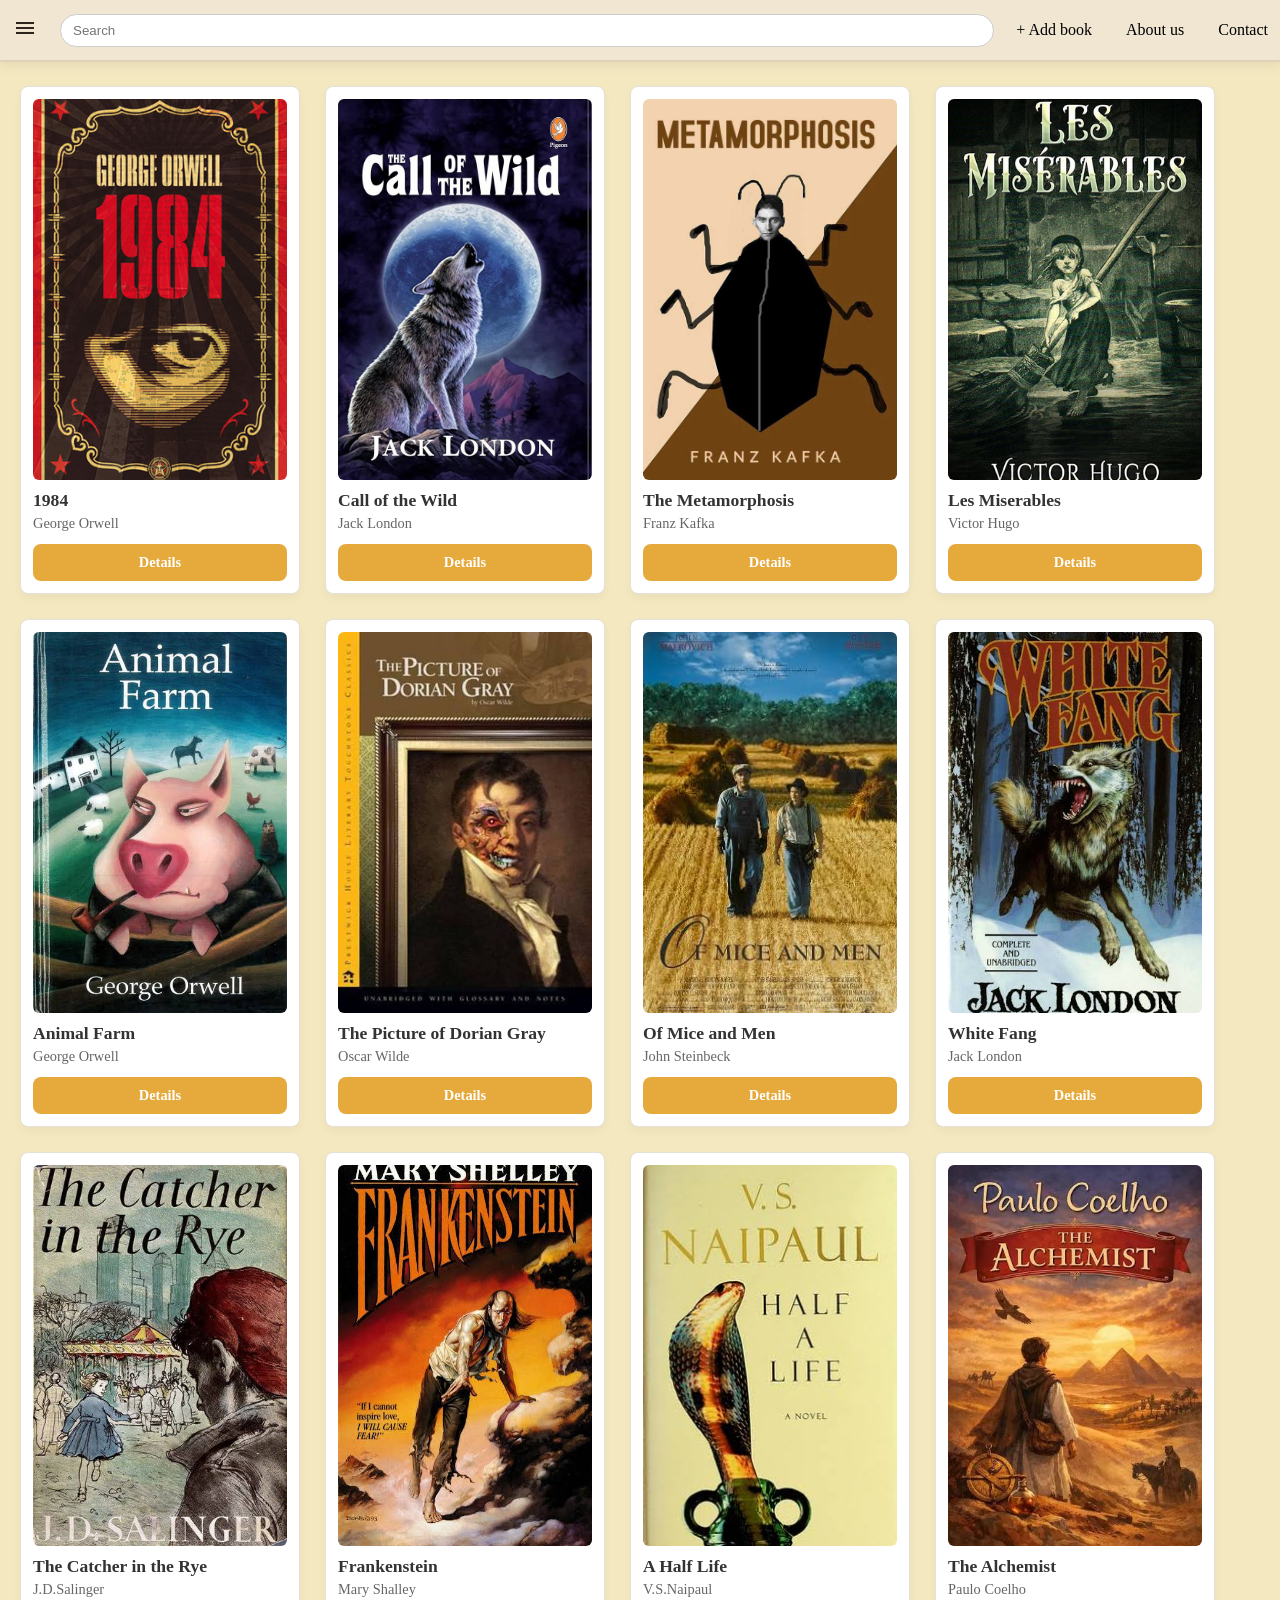
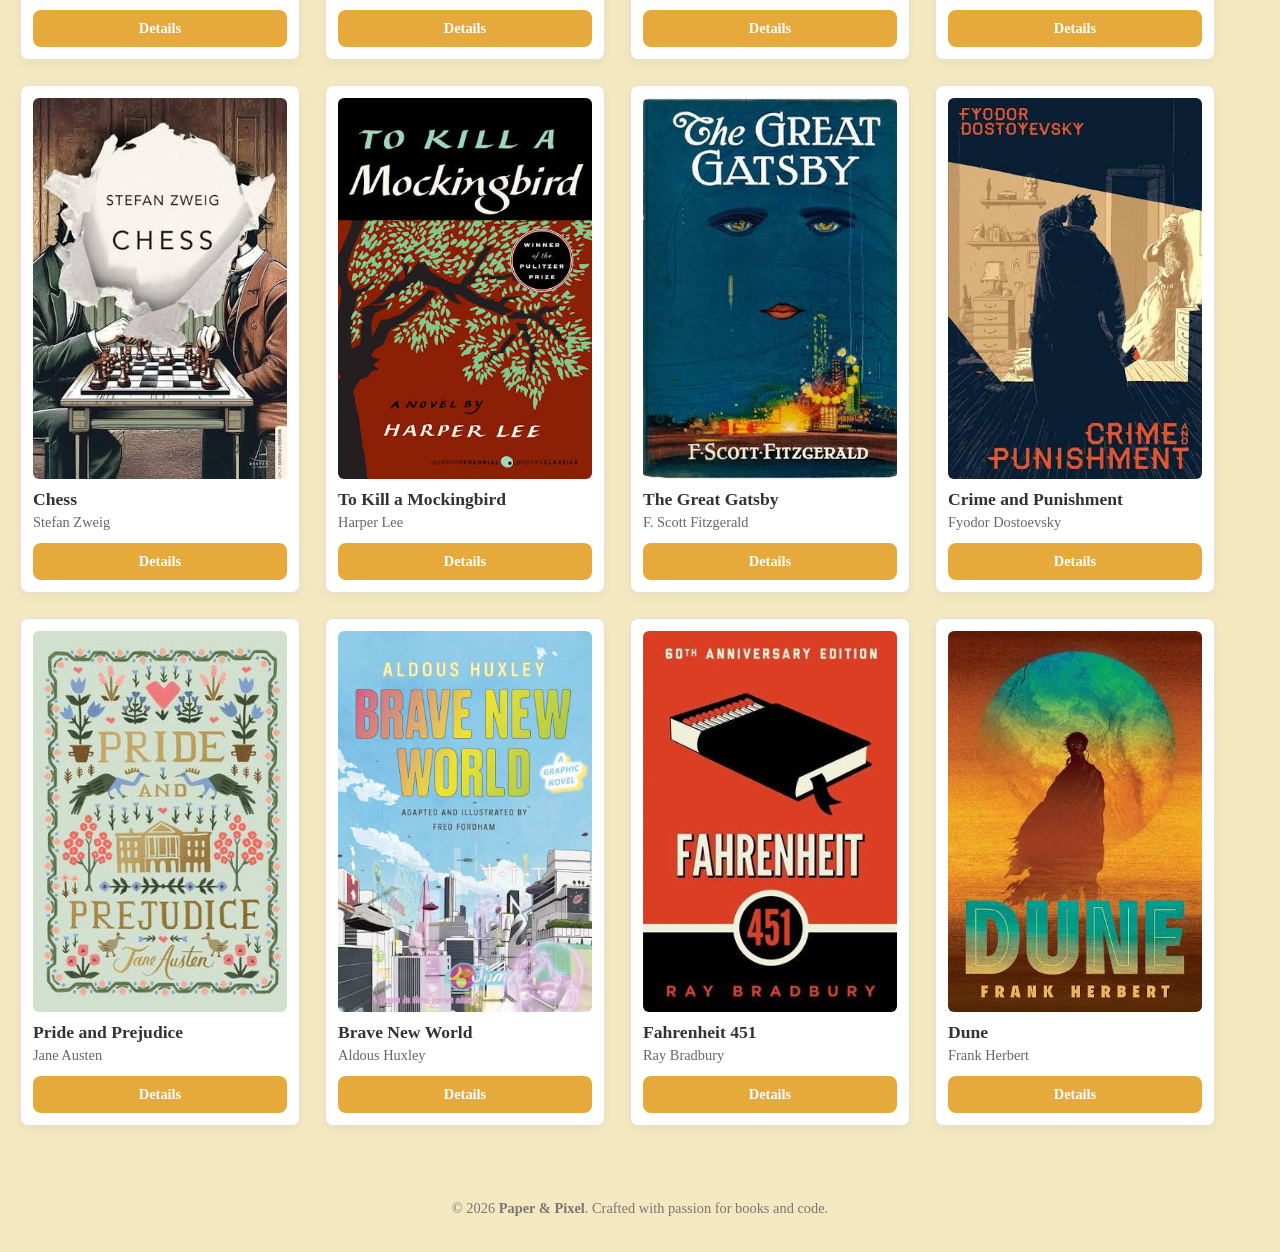
<file: index.html>
<!DOCTYPE html>
<html lang="en">
<head>
    <meta charset="UTF-8">
    <meta name="viewport" content="width=device-width, initial-scale=1.0">
    <title>BOOKWEBSITE</title>
    <link rel="stylesheet" href="style.css">
    <link href="https://fonts.googleapis.com/icon?family=Material+Icons" rel="stylesheet">
</head>
<body>
    <header>
        <div class="logo">
            <a href="index.html" style="text-decoration:none; color:inherit; font-weight:bold; font-size:1.4rem;">
                Paper & Pixel
            </a>
        </div>
        <ul>
            <li><span class="material-icons">menu</span></li>
            <li><input type="text" placeholder="Search" class="book-search"></li>
            <li><a href="">+ Add book</a></li>
            <li><a href="about.html">About us</a></li>
            <li><a href="contact.html">Contact</a></li>
        </ul>
    </header>

    <aside class="sidebar">
        <h3>Categories</h3>
        <ul>
            <li><a href="#" class="active" onclick="fetchBooksByCategory('')">All Books</a></li>
            <li><a href="#" onclick="fetchBooksByCategory(1)">Classics</a></li>
            <li><a href="#" onclick="fetchBooksByCategory(2)">Science Fiction</a></li>
            <li><a href="#" onclick="fetchBooksByCategory(3)">Fantasy</a></li>
            <li><a href="#" onclick="fetchBooksByCategory(4)">Philosophy</a></li>
            <li><a href="#" onclick="fetchBooksByCategory(5)">History</a></li>
            <li><a href="#" onclick="fetchBooksByCategory(6)">Psychology</a></li>
            <li><a href="#" onclick="fetchBooksByCategory(7)">Mystery/Thriller</a></li>
            <li><a href="#" onclick="fetchBooksByCategory(8)">Novel/Fiction</a></li>
            <li><a href="#" onclick="fetchBooksByCategory(9)">Modern Literature</a></li>
            <li><a href="#" onclick="fetchBooksByCategory(10)">Read</a></li>
        </ul>
    </aside>

    <main>
        <div class="book-grid">
            <div class="book-card">
                <img src="pictures/1984.jpg" alt="Couldn't open the picture">
                <p class="name">1984</p>
                <p class="author">George Orwell</p>
                <a href="book-detail.html?id=1" class="detail-btn">Details</a>
            </div>


            <div class="book-card">
                <img src="pictures/call of the wild.jpg" alt="Couldn't open the picture">
                <p class="name">Call of the Wild</p>
                <p class="author">Jack London</p>
                <a href="book-detail.html?id=6" class="detail-btn">Details</a>
            </div>


            <div class="book-card">
                <img src="pictures/donusum.jpg" alt="Couldn't open the picture">
                <p class="name">The Metamorphosis</p>
                <p class="author">Franz Kafka</p>
                <a href="book-detail.html?id=12" class="detail-btn">Details</a>
            </div>


            <div class="book-card">
                <img src="pictures/sefiller.jpg" alt="Couldn't open the picture">
                <p class="name">Les Miserables</p>
                <p class="author">Victor Hugo</p>
                <a href="book-detail.html?id=8" class="detail-btn">Details</a>
            </div>
 

            <div class="book-card">
                <img src="pictures/animal farm.jpg" alt="Couldn't open the picture">
                <p class="name">Animal Farm</p>
                <p class="author">George Orwell</p>
                <a href="book-detail.html?id=2" class="detail-btn">Details</a>
            </div>


            <div class="book-card">
                <img src="pictures/the portrait of dorian gray.jpg" alt="Couldn't open the picture">
                <p class="name">The Picture of Dorian Gray</p>
                <p class="author">Oscar Wilde</p>
                <a href="book-detail.html?id=3" class="detail-btn">Details</a>
            </div>


            <div class="book-card">
                <img src="pictures/of mice and men.jpg" alt="Couldn't open the picture">
                <p class="name">Of Mice and Men</p>
                <p class="author">John Steinbeck</p>
                <a href="book-detail.html?id=4" class="detail-btn">Details</a>
            </div>


            <div class="book-card">
                <img src="pictures/white fang.jpg" alt="Couldn't open the picture">
                <p class="name">White Fang</p>
                <p class="author">Jack London</p>
                <a href="book-detail.html?id=5" class="detail-btn">Details</a>
            </div>


            <div class="book-card">
                <img src="pictures/the catcher in the rye.jpg" alt="Couldn't open the picture">
                <p class="name">The Catcher in the Rye</p>
                <p class="author">J.D.Salinger</p>
                <a href="book-detail.html?id=7" class="detail-btn">Details</a>
            </div>


            <div class="book-card">
                <img src="pictures/frankenstein.jpg" alt="Couldn't open the picture">
                <p class="name">Frankenstein</p>
                <p class="author">Mary Shalley</p>
                <a href="book-detail.html?id=9" class="detail-btn">Details</a>
            </div>


            <div class="book-card">
                <img src="pictures/a half life.jpg" alt="Couldn't open the picture">
                <p class="name">A Half Life</p>
                <p class="author">V.S.Naipaul</p>
                <a href="book-detail.html?id=10" class="detail-btn">Details</a>
            </div>


            <div class="book-card">
                <img src="pictures/alchemist.jpg" alt="Couldn't open the picture">
                <p class="name">The Alchemist</p>
                <p class="author">Paulo Coelho</p>
                <a href="book-detail.html?id=11" class="detail-btn">Details</a>
            </div>

            <div class="book-card">
                <img src="pictures/chess.jpg" alt="Couldn't open the picture">
                <p class="name">Chess</p>
                <p class="author">Stefan Zweig</p>
                <a href="book-detail.html?id=13" class="detail-btn">Details</a> 
            </div>
            <div class="book-card">
                <img src="pictures/to kill a mockingbird.jpg" alt="Couldn't open the picture">
                <p class="name">To Kill a Mockingbird</p>
                <p class="author">Harper Lee</p>
                <a href="book-detail.html?id=14" class="detail-btn">Details</a>
            </div>
            <div class="book-card">
                <img src="pictures/the great gatsby.jpg" alt="Couldn't open the picture">
                <p class="name">The Great Gatsby</p>
                <p class="author">F. Scott Fitzgerald</p>
                <a href="book-detail.html?id=15" class="detail-btn">Details</a>
            </div>
            <div class="book-card">
                <img src="pictures/crime and punishment.jpg" alt="Couldn't open the picture">
                <p class="name">Crime and Punishment</p>
                <p class="author">Fyodor Dostoevsky</p>
                <a href="book-detail.html?id=16" class="detail-btn">Details</a>
            </div>
            <div class="book-card">
                <img src="pictures/pride and prejudice.jpg" alt="Couldn't open the picture">
                <p class="name">Pride and Prejudice</p>
                <p class="author">Jane Austen</p>
                <a href="book-detail.html?id=17" class="detail-btn">Details</a>
            </div>
            <div class="book-card">
                <img src="pictures/brave new world.jpg" alt="Couldn't open the picture">
                <p class="name">Brave New World</p>
                <p class="author">Aldous Huxley</p>
                <a href="book-detail.html?id=18" class="detail-btn">Details</a>
            </div>
            <div class="book-card">
                <img src="pictures/fahrenheit 451.jpg" alt="Couldn't open the picture">
                <p class="name">Fahrenheit 451</p>
                <p class="author">Ray Bradbury</p>
                <a href="book-detail.html?id=19" class="detail-btn">Details</a>
            </div>
            <div class="book-card">
                <img src="pictures/dune.jpg" alt="Couldn't open the picture">
                <p class="name">Dune</p>
                <p class="author">Frank Herbert</p>
                <a href="book-detail.html?id=20" class="detail-btn">Details</a>
            </div>
            
        </div>
    </main>

    <footer style="text-align: center; padding: 20px; color: #777; font-size: 0.9rem; margin-top: 40px;">
        <p>&copy; 2026 <strong>Paper & Pixel</strong>. Crafted with passion for books and code.</p>
    </footer>

    <script src="detail.js"></script>
</body>
</html>
</file>
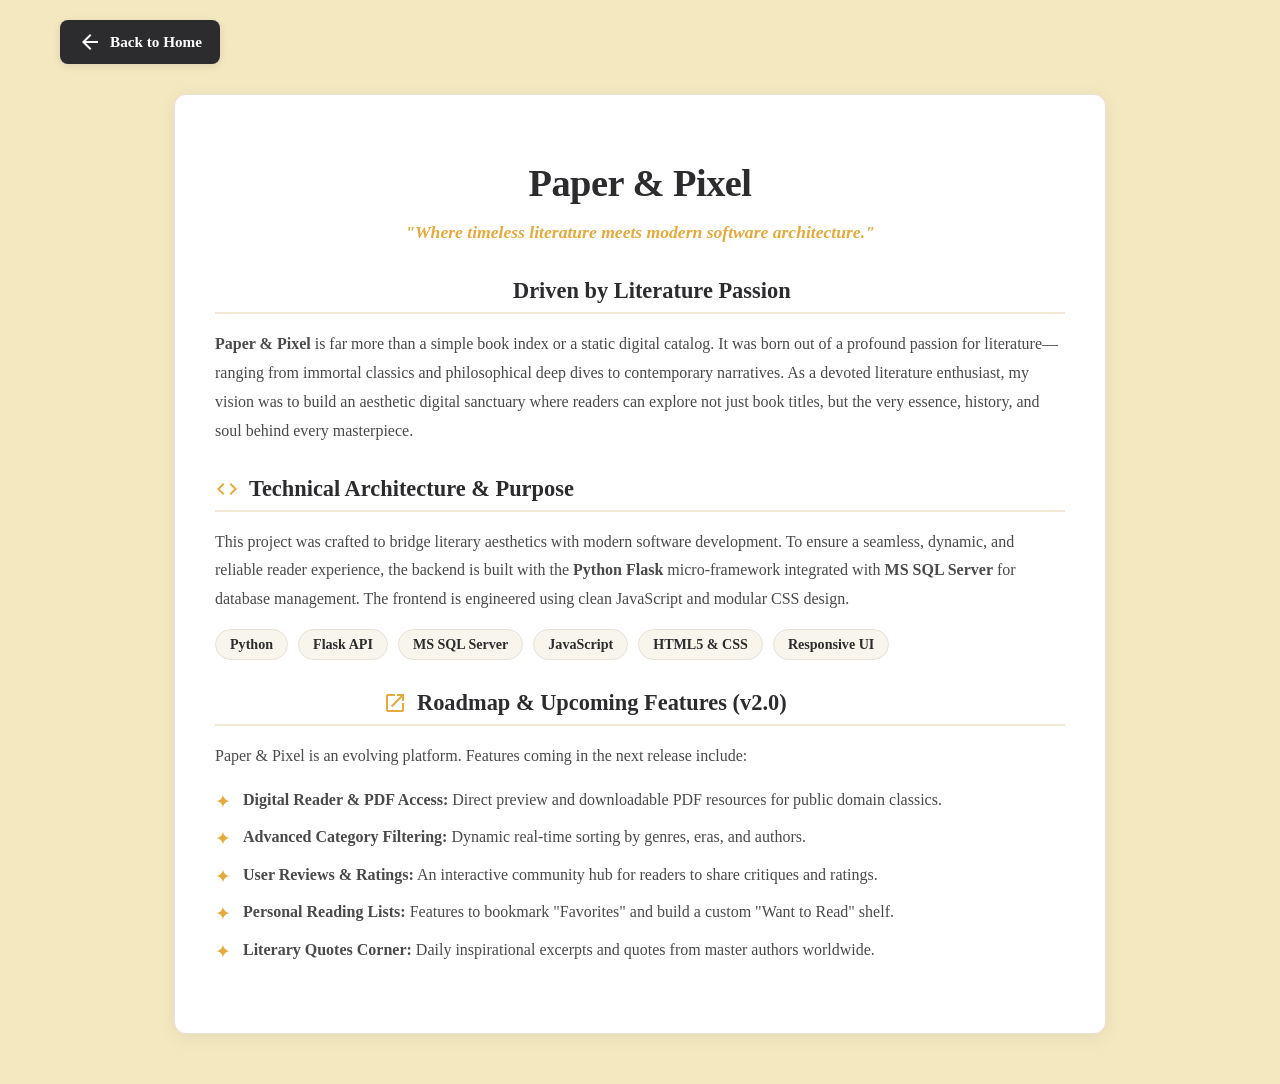
<file: about.html>
<!DOCTYPE html>
<html lang="en">
<head>
    <meta charset="UTF-8">
    <meta name="viewport" content="width=device-width, initial-scale=1.0">
    <title>About Us | Paper & Pixel</title>
    <link rel="stylesheet" href="style.css">
    <link href="https://fonts.googleapis.com/icon?family=Material+Icons" rel="stylesheet">
    <style>
        /* Sol üst geri dönüş butonu alanı */
        .top-navigation {
            padding: 20px 40px;
            display: flex;
            align-items: center;
        }

        .back-home-btn {
            display: inline-flex;
            align-items: center;
            gap: 8px;
            background-color: #2C2C2F;
            color: #ffffff;
            padding: 10px 18px;
            border-radius: 8px;
            text-decoration: none;
            font-weight: 600;
            font-size: 0.95rem;
            transition: all 0.2s ease-in-out;
            box-shadow: 0 2px 8px rgba(0,0,0,0.1);
        }

        .back-home-btn:hover {
            background-color: #E5A93C;
            color: #2C2C2F;
            transform: translateY(-2px);
        }

        /* İçerik Kutusu Stilleri */
        .about-container {
            max-width: 850px;
            margin: 10px auto 50px auto;
            padding: 40px;
            background-color: #ffffff;
            border-radius: 12px;
            box-shadow: 0 4px 20px rgba(0, 0, 0, 0.06);
            border: 1px solid #E8E0D8;
        }

        .about-header {
            text-align: center;
            margin-bottom: 35px;
        }

        .about-header h1 {
            font-size: 2.4rem;
            color: #2C2C2F;
            margin-bottom: 10px;
            font-weight: 700;
            letter-spacing: -0.5px;
        }

        .about-header p {
            font-size: 1.1rem;
            color: #E5A93C;
            font-style: italic;
            font-weight: bold;
        }

        .about-section {
            margin-bottom: 30px;
        }

        .about-section h2 {
            font-size: 1.4rem;
            color: #2C2C2F;
            border-bottom: 2px solid #F0E8D0;
            padding-bottom: 8px;
            margin-bottom: 15px;
            display: flex;
            align-items: center;
            gap: 10px;
        }

        .about-section p {
            line-height: 1.8;
            color: #4A4A4A;
            font-size: 1rem;
            margin-bottom: 12px;
        }

        .future-list {
            list-style: none;
            padding: 0;
        }

        .future-list li {
            position: relative;
            padding-left: 28px;
            margin-bottom: 12px;
            line-height: 1.6;
            color: #4A4A4A;
        }

        .future-list li::before {
            content: "✦";
            position: absolute;
            left: 0;
            color: #E5A93C;
            font-size: 1.2rem;
        }

        .tech-tags {
            display: flex;
            flex-wrap: wrap;
            gap: 10px;
            margin-top: 15px;
        }

        .tag {
            background-color: #F8F5EC;
            color: #2C2C2F;
            padding: 6px 14px;
            border-radius: 20px;
            font-size: 0.88rem;
            font-weight: 600;
            border: 1px solid #E8E0D8;
        }
    </style>
</head>
<body>

    <!-- Sol Üst Geri Dönüş Butonu -->
    <div class="top-navigation">
        <a href="index.html" class="back-home-btn">
            <span class="material-icons">arrow_back</span> Back to Home
        </a>
    </div>

    <!-- Main Content -->
    <main style="margin-left: 0; padding-top: 0;">
        <div class="about-container">
            
            <div class="about-header">
                <h1>Paper & Pixel</h1>
                <p>"Where timeless literature meets modern software architecture."</p>
            </div>

            <div class="about-section">
                <h2><span class="material-icons" style="color:#E5A93C;">auto_stories</span> Driven by Literature Passion</h2>
                <p>
                    <strong>Paper & Pixel</strong> is far more than a simple book index or a static digital catalog. It was born out of a profound passion for literature—ranging from immortal classics and philosophical deep dives to contemporary narratives. As a devoted literature enthusiast, my vision was to build an aesthetic digital sanctuary where readers can explore not just book titles, but the very essence, history, and soul behind every masterpiece.
                </p>
            </div>

            <div class="about-section">
                <h2><span class="material-icons" style="color:#E5A93C;">code</span> Technical Architecture & Purpose</h2>
                <p>
                    This project was crafted to bridge literary aesthetics with modern software development. To ensure a seamless, dynamic, and reliable reader experience, the backend is built with the <strong>Python Flask</strong> micro-framework integrated with <strong>MS SQL Server</strong> for database management. The frontend is engineered using clean JavaScript and modular CSS design.
                </p>
                
                <div class="tech-tags">
                    <span class="tag">Python</span>
                    <span class="tag">Flask API</span>
                    <span class="tag">MS SQL Server</span>
                    <span class="tag">JavaScript</span>
                    <span class="tag">HTML5 & CSS</span>
                    <span class="tag">Responsive UI</span>
                </div>
            </div>

            <div class="about-section">
                <h2><span class="material-icons" style="color:#E5A93C;">rocket_launch</span> Roadmap & Upcoming Features (v2.0)</h2>
                <p>Paper & Pixel is an evolving platform. Features coming in the next release include:</p>
                
                <ul class="future-list">
                    <li><strong>Digital Reader & PDF Access:</strong> Direct preview and downloadable PDF resources for public domain classics.</li>
                    <li><strong>Advanced Category Filtering:</strong> Dynamic real-time sorting by genres, eras, and authors.</li>
                    <li><strong>User Reviews & Ratings:</strong> An interactive community hub for readers to share critiques and ratings.</li>
                    <li><strong>Personal Reading Lists:</strong> Features to bookmark "Favorites" and build a custom "Want to Read" shelf.</li>
                    <li><strong>Literary Quotes Corner:</strong> Daily inspirational excerpts and quotes from master authors worldwide.</li>
                </ul>
            </div>

        </div>
    </main>

</body>
</html>
</file>
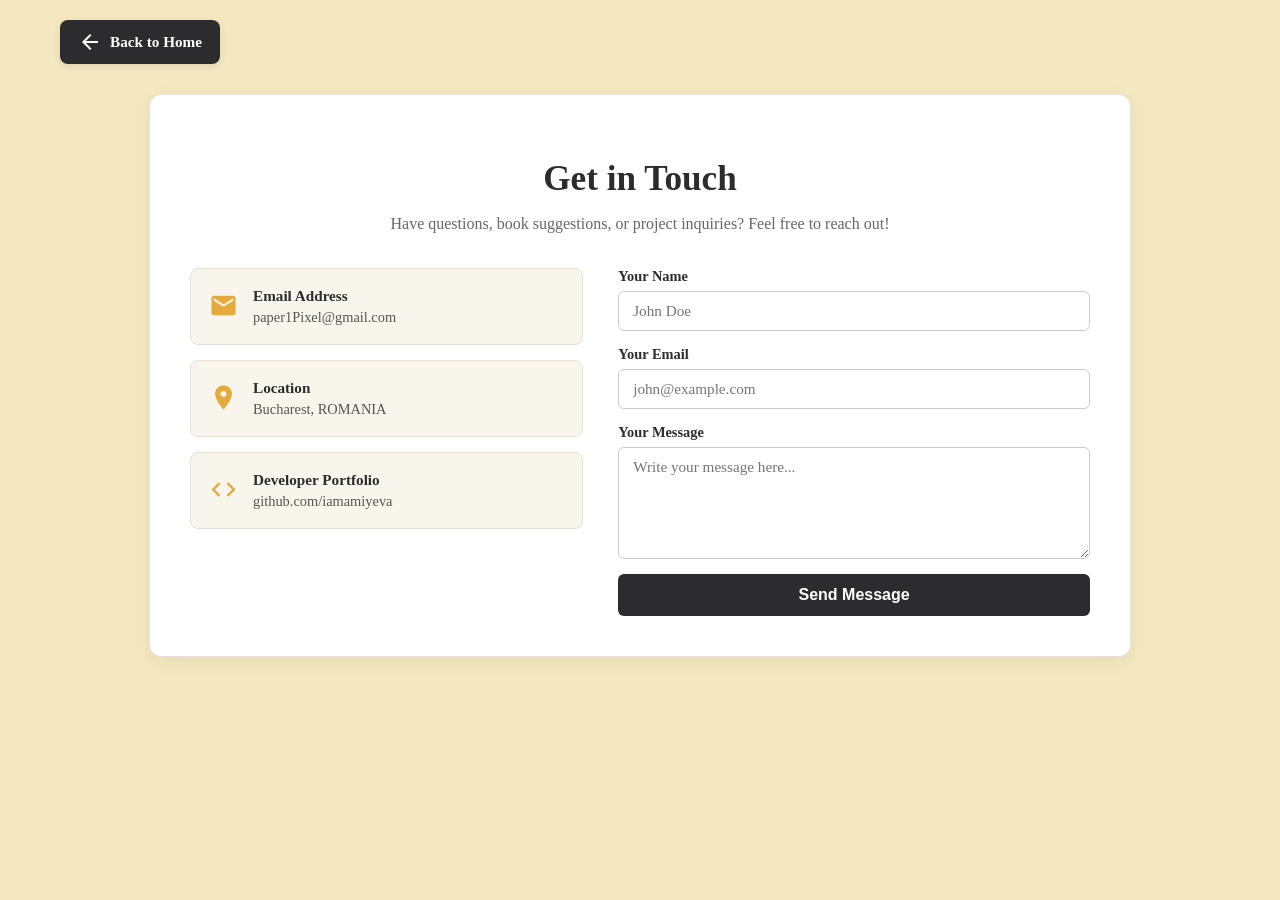
<file: contact.html>
<!DOCTYPE html>
<html lang="en">
<head>
    <meta charset="UTF-8">
    <meta name="viewport" content="width=device-width, initial-scale=1.0">
    <title>Contact Us | BOOKWEBSITE</title>
    <link rel="stylesheet" href="style.css">
    <link href="https://fonts.googleapis.com/icon?family=Material+Icons" rel="stylesheet">
    <style>
        /* Sol üst geri dönüş butonu */
        .top-navigation {
            padding: 20px 40px;
            display: flex;
            align-items: center;
        }

        .back-home-btn {
            display: inline-flex;
            align-items: center;
            gap: 8px;
            background-color: #2C2C2F;
            color: #ffffff;
            padding: 10px 18px;
            border-radius: 8px;
            text-decoration: none;
            font-weight: 600;
            font-size: 0.95rem;
            transition: all 0.2s ease-in-out;
            box-shadow: 0 2px 8px rgba(0,0,0,0.1);
        }

        .back-home-btn:hover {
            background-color: #E5A93C;
            color: #2C2C2F;
            transform: translateY(-2px);
        }

        /* Konteyner ve Düzen */
        .contact-container {
            max-width: 900px;
            margin: 10px auto 50px auto;
            padding: 40px;
            background-color: #ffffff;
            border-radius: 12px;
            box-shadow: 0 4px 20px rgba(0, 0, 0, 0.06);
            border: 1px solid #E8E0D8;
        }

        .contact-header {
            text-align: center;
            margin-bottom: 35px;
        }

        .contact-header h1 {
            font-size: 2.2rem;
            color: #2C2C2F;
            margin-bottom: 10px;
        }

        .contact-header p {
            font-size: 1rem;
            color: #666666;
        }

        .contact-grid {
            display: grid;
            grid-template-columns: 1fr 1.2fr;
            gap: 35px;
        }

        /* İletişim Bilgileri Kartları */
        .info-card {
            display: flex;
            align-items: center;
            gap: 15px;
            padding: 18px;
            background-color: #F8F5EC;
            border-radius: 8px;
            margin-bottom: 15px;
            border: 1px solid #E8E0D8;
        }

        .info-card .material-icons {
            font-size: 1.8rem;
            color: #E5A93C;
        }

        .info-card h4 {
            margin: 0 0 4px 0;
            color: #2C2C2F;
            font-size: 0.95rem;
        }

        .info-card p {
            margin: 0;
            color: #555555;
            font-size: 0.9rem;
        }

        /* Form Stilleri */
        .contact-form {
            display: flex;
            flex-direction: column;
            gap: 15px;
        }

        .form-group {
            display: flex;
            flex-direction: column;
            gap: 6px;
        }

        .form-group label {
            font-size: 0.9rem;
            font-weight: 600;
            color: #2C2C2F;
        }

        .form-group input,
        .form-group textarea {
            width: 100%;
            padding: 10px 14px;
            border: 1px solid #CCCCCC;
            border-radius: 6px;
            font-family: inherit;
            font-size: 0.95rem;
            box-sizing: border-box;
            outline: none;
            transition: border-color 0.2s;
        }

        .form-group input:focus,
        .form-group textarea:focus {
            border-color: #E5A93C;
        }

        .submit-btn {
            background-color: #2C2C2F;
            color: #ffffff;
            border: none;
            padding: 12px 20px;
            border-radius: 6px;
            font-size: 1rem;
            font-weight: 600;
            cursor: pointer;
            transition: background-color 0.2s;
        }

        .submit-btn:hover {
            background-color: #E5A93C;
            color: #2C2C2F;
        }

        @media (max-width: 768px) {
            .contact-grid {
                grid-template-columns: 1fr;
            }
        }
    </style>
</head>
<body>

    <!-- return back button -->
    <div class="top-navigation">
        <a href="index.html" class="back-home-btn">
            <span class="material-icons">arrow_back</span> Back to Home
        </a>
    </div>

    <!-- Main Content -->
    <main style="margin-left: 0; padding-top: 0;">
        <div class="contact-container">
            
            <div class="contact-header">
                <h1>Get in Touch</h1>
                <p>Have questions, book suggestions, or project inquiries? Feel free to reach out!</p>
            </div>

            <div class="contact-grid">
                
                <!-- contact infos -->
                <div>
                    <div class="info-card">
                        <span class="material-icons">email</span>
                        <div>
                            <h4>Email Address</h4>
                            <p>paper1Pixel@gmail.com</p>
                        </div>
                    </div>

                    <div class="info-card">
                        <span class="material-icons">location_on</span>
                        <div>
                            <h4>Location</h4>
                            <p>Bucharest, ROMANIA</p>
                        </div>
                    </div>

                    <div class="info-card">
                        <span class="material-icons">code</span>
                        <div>
                            <h4>Developer Portfolio</h4>
                            <p>github.com/iamamiyeva</p>
                        </div>
                    </div>
                </div>

                <!-- sending message -->
                <form class="contact-form" onsubmit="event.preventDefault(); alert('Message sent successfully!');">
                    <div class="form-group">
                        <label for="name">Your Name</label>
                        <input type="text" id="name" placeholder="John Doe" required>
                    </div>

                    <div class="form-group">
                        <label for="email">Your Email</label>
                        <input type="email" id="email" placeholder="john@example.com" required>
                    </div>

                    <div class="form-group">
                        <label for="message">Your Message</label>
                        <textarea id="message" rows="5" placeholder="Write your message here..." required></textarea>
                    </div>

                    <button type="submit" class="submit-btn">Send Message</button>
                </form>

            </div>

        </div>
    </main>

</body>
</html>
</file>
<file: style.css>
body {
    margin: 0px 20px;
    background-color: #F4E8C1;
    color: #2C221E
}

.book-grid {
    margin-top: 60px;
    margin-left: 220px;
    display: grid;
    grid-template-columns: repeat(auto-fit, minmax(200px, 280px));
    gap: 25px;
    
}

.book-card {
    display: flex;
    flex-direction: column;
    align-items: left;
    background-color: #FFFFFF;
    border: 1px solid #E5E0D8;
    padding: 12px;
    border-radius: 8px;
    box-shadow: 0 4px 10px rgba(0, 0, 0, 0.04);
}

.book-card img { 
    width: 100%;
    aspect-ratio: 2 /3;
    object-fit: cover;
    border-radius: 6px;
    transition: 0.2s ease, box-shadow 0.2s ease;
}

@media screen and (min-width: 1300px) {
    .book-grid {
        gap: 40px;
    }
}

.book-card .name {
    font-weight: bold;
    font-size: 1.1rem;
    margin: 10px 0 4px 0;
    text-align: left;
    color: #333;
}

.book-card .author {
    font-size: 0.9rem;
    color: #666;
    margin: 0;
    text-align: left;
}

header ul {
    list-style-type: none;
    margin: 0;
    padding: 0;
    width: 100%;
    height: 60px;
    background-color: #F0E6D2;
    border-bottom: 2px solid #E0D2B8;
    box-shadow: 0 4px 12px rgba(0, 0, 0, 0.06);
    z-index: 9999;
    
    position: fixed;
    top: 0;
    left: 0;
    overflow: hidden;

    display: flex;
    flex-direction: row;
    align-items: center;
    gap: 10px;
}

header ul li:nth-child(1) {
    width: 50px;
    text-align: center;
}

header ul li:nth-child(2) {
    flex: 1;
    padding: 0;
}

header ul li:nth-child(2) input {
    width: 100%;
    border: 1px solid #E2D4B9;
    box-sizing: border-box;
    padding: 8px 12px;
    border: 1px solid #ccc;
    border-radius: 20px;
    outline: none;
}

header li a{
    display: block;
    color: black;
    padding: 8px 12px;
    text-decoration: none;
    white-space: nowrap;
    box-sizing: border-box;
}


header li a:hover {
    color: #ddd;
}

header ul li:hover {
    cursor: pointer;
}

.sidebar {
    position: fixed;
    top: 60;
    left: 0;
    width: 200px;
    height: calc(100vh - 60px);
    background-color: #F0E6D2;
    border-right: 1px solid #E2D4B9;
    padding: 20px 10px;
    box-sizing: border-box;
}

.sidebar h3 {
    font-size: 1.1rem;
    color: #3C3836;
    margin-bottom: 15px;
    padding-left: 10px;
} 

.sidebar ul {
    list-style: none;
    padding: 0;
    margin: 0;
    display: flex;
    flex-direction: column;
    gap: 8px;
}

.sidebar ul li a {
    display: block;
    padding: 10px 12px;
    color: #3C3836;
    text-decoration: none;
    border-radius: 6px;
    transition: background-color 0.2s;
}

.sidebar ul li a:hover {
    background-color: #E2D4B9;
    font-weight: bold;
}

@media screen and (max-width: 1300px) {
    .sidebar {
        opacity: 0 !important;
        pointer-events: none !important;
        transition: opacity 0.3s ease;
    }

    .book-grid {
        margin-left: 0px;
    }

    .sidebar.active {
        opacity: 1 !important;
        pointer-events: auto !important;
    }
}


.detail-btn {
    display: block;
    width: 100%;
    text-align: center;
    padding: 10px 0;
    margin-top: 12px;
    background-color: #e5a93c;
    color: #ffffff;
    text-decoration: none;
    font-size: 0.9rem;
    font-weight: 600;
    border-radius: 8px;
    box-sizing: border-box;
    transition: all 0.2s ease-in-out;
}

.detail-btn:hover {
    background-color: #d19328;
    box-shadow: 0 4px 12px rgba(229, 169, 60, 0.3);
}


/* ----------- BOOK DETAIL PAGE ----------*/

.detail-container {
    max-width: 950px;
    margin: 40px auto;
    padding: 35px;
    background-color: #ffffff;
    border-radius: 16px;
    box-shadow: 0 10px 30px rgba(0, 0, 0, 0.06);
    display: flex;
    gap: 45px;
    align-items: flex-start;
}

.detail-left {
    flex: 0 0 300px;
    position: sticky;
    top: 20px;
}

.detail-left img {
    width: 100%;
    height: 420px;
    border-radius: 12px;
    object-fit: cover;
    box-shadow: 0 8px 20px rgba(0, 0, 0, 0.15);
}

.detail-right {
    flex: 1;
    display: flex;
    flex-direction: column;
}

.detail-right h1 {
    font-size: 2.2rem;
    color: #2c2c2c;
    margin-bottom: 6px;
    font-weight: 700;
}

.detail-right .author {
    font-size: 1.1rem;
    color: #777;
    margin-bottom: 20px;
    font-weight: 500;
}

.book-meta {
    display: grid;
    grid-template-columns: repeat(2, 1fr);
    gap: 12px 20px;
    padding: 18px;
    background-color: #fdfbf7;
    border-radius: 10px;
    border: 1px solid #f0eae1;
    margin-bottom: 25px;
}

.book-meta p {
    margin: 0;
    font-size: 0.95rem;
    color: #555;
}

.book-meta b {
    color: #333;
}

.book-summary h3 {
    font-size: 1.2rem;
    color: #2c2c2c;
    margin-bottom: 10px;
    border-bottom: 2px solid #f0eae1;
    padding-bottom: 5px;
}

.book-summary p {
    line-height: 1.7;
    color: #4a4a4a;
    font-size: 0.98rem;
}

.back-btn {
    display: inline-block;
    margin-top: 25px;
    align-self: flex-start;
    padding: 10px 20px;
    background-color: #2c2c2c;
    color: #fff;
    text-decoration: none;
    border-radius: 8px;
    font-size: 0.9rem;
    font-weight: 600;
    transition: background-color 0.2s ease, transform 0.2s ease;
}

.back-btn:hover {
    background-color: #444;
    transform: translateY(-2px);
}
</file>
